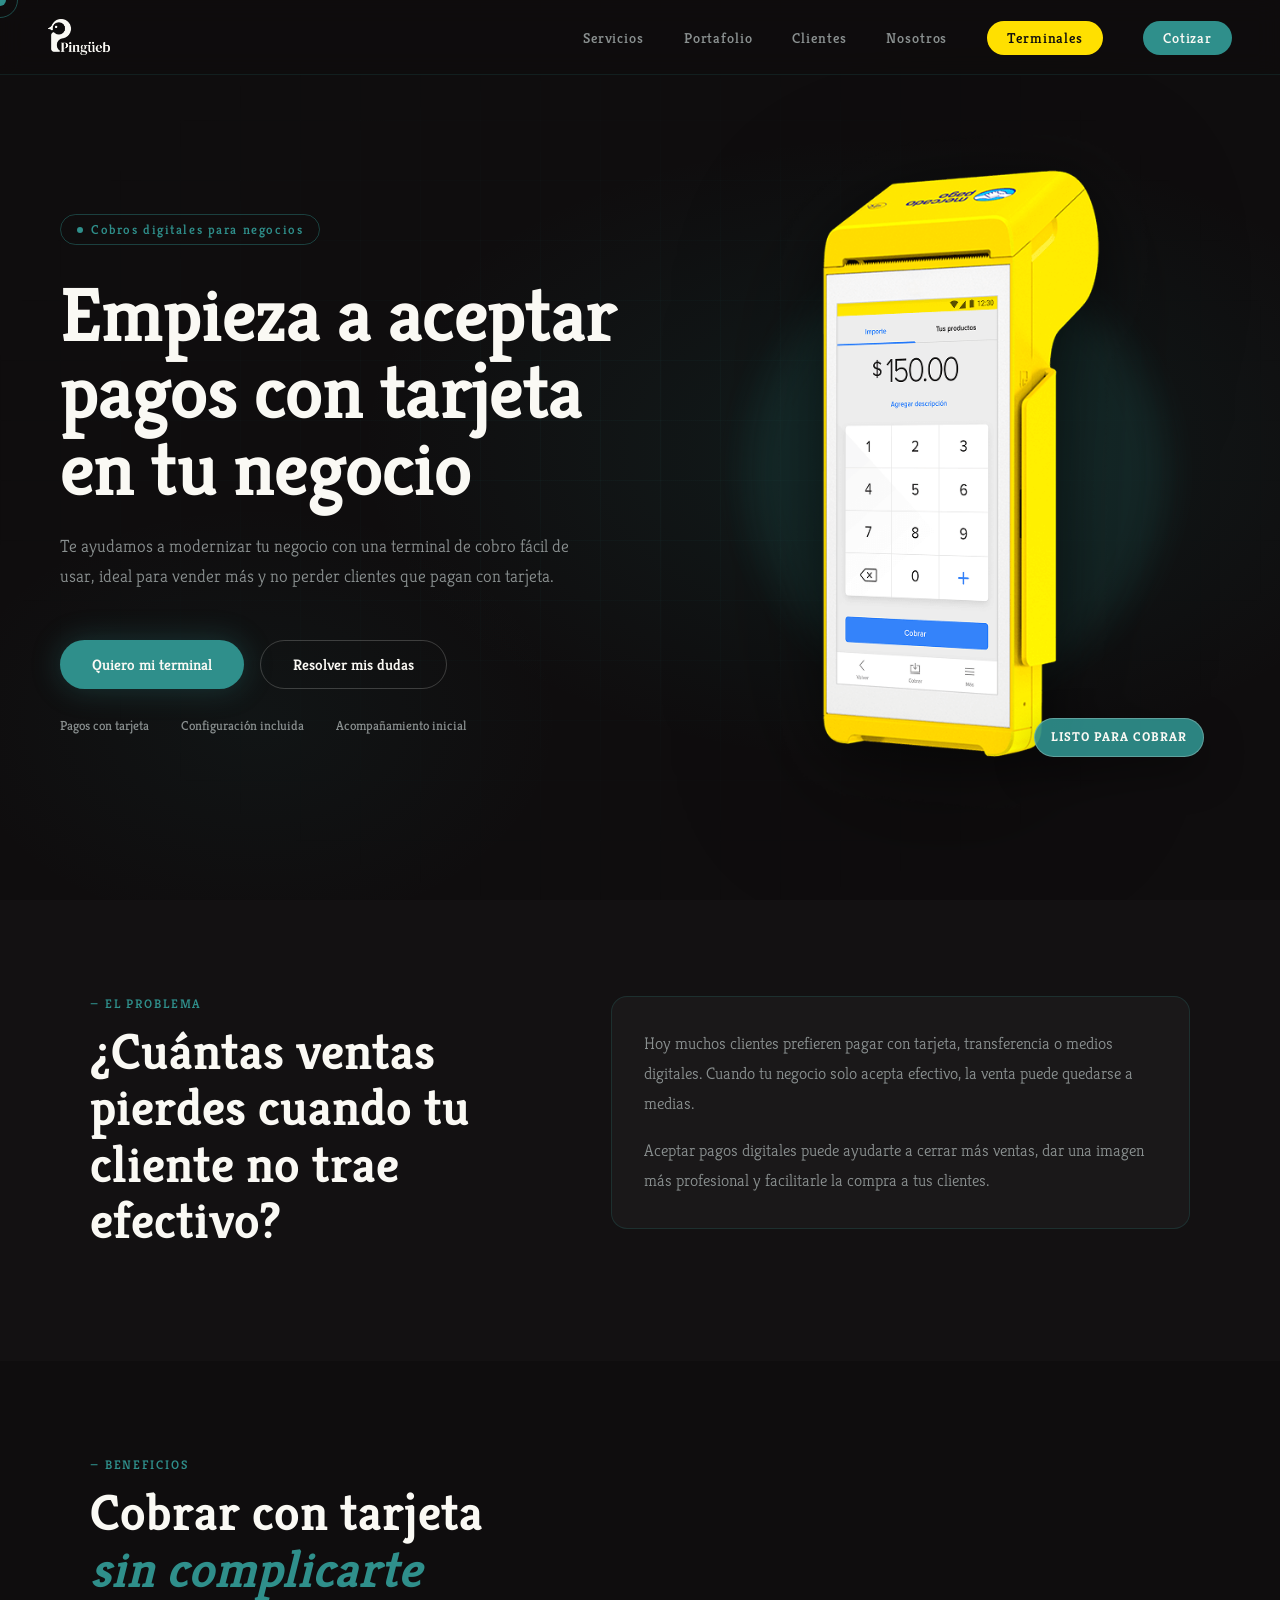
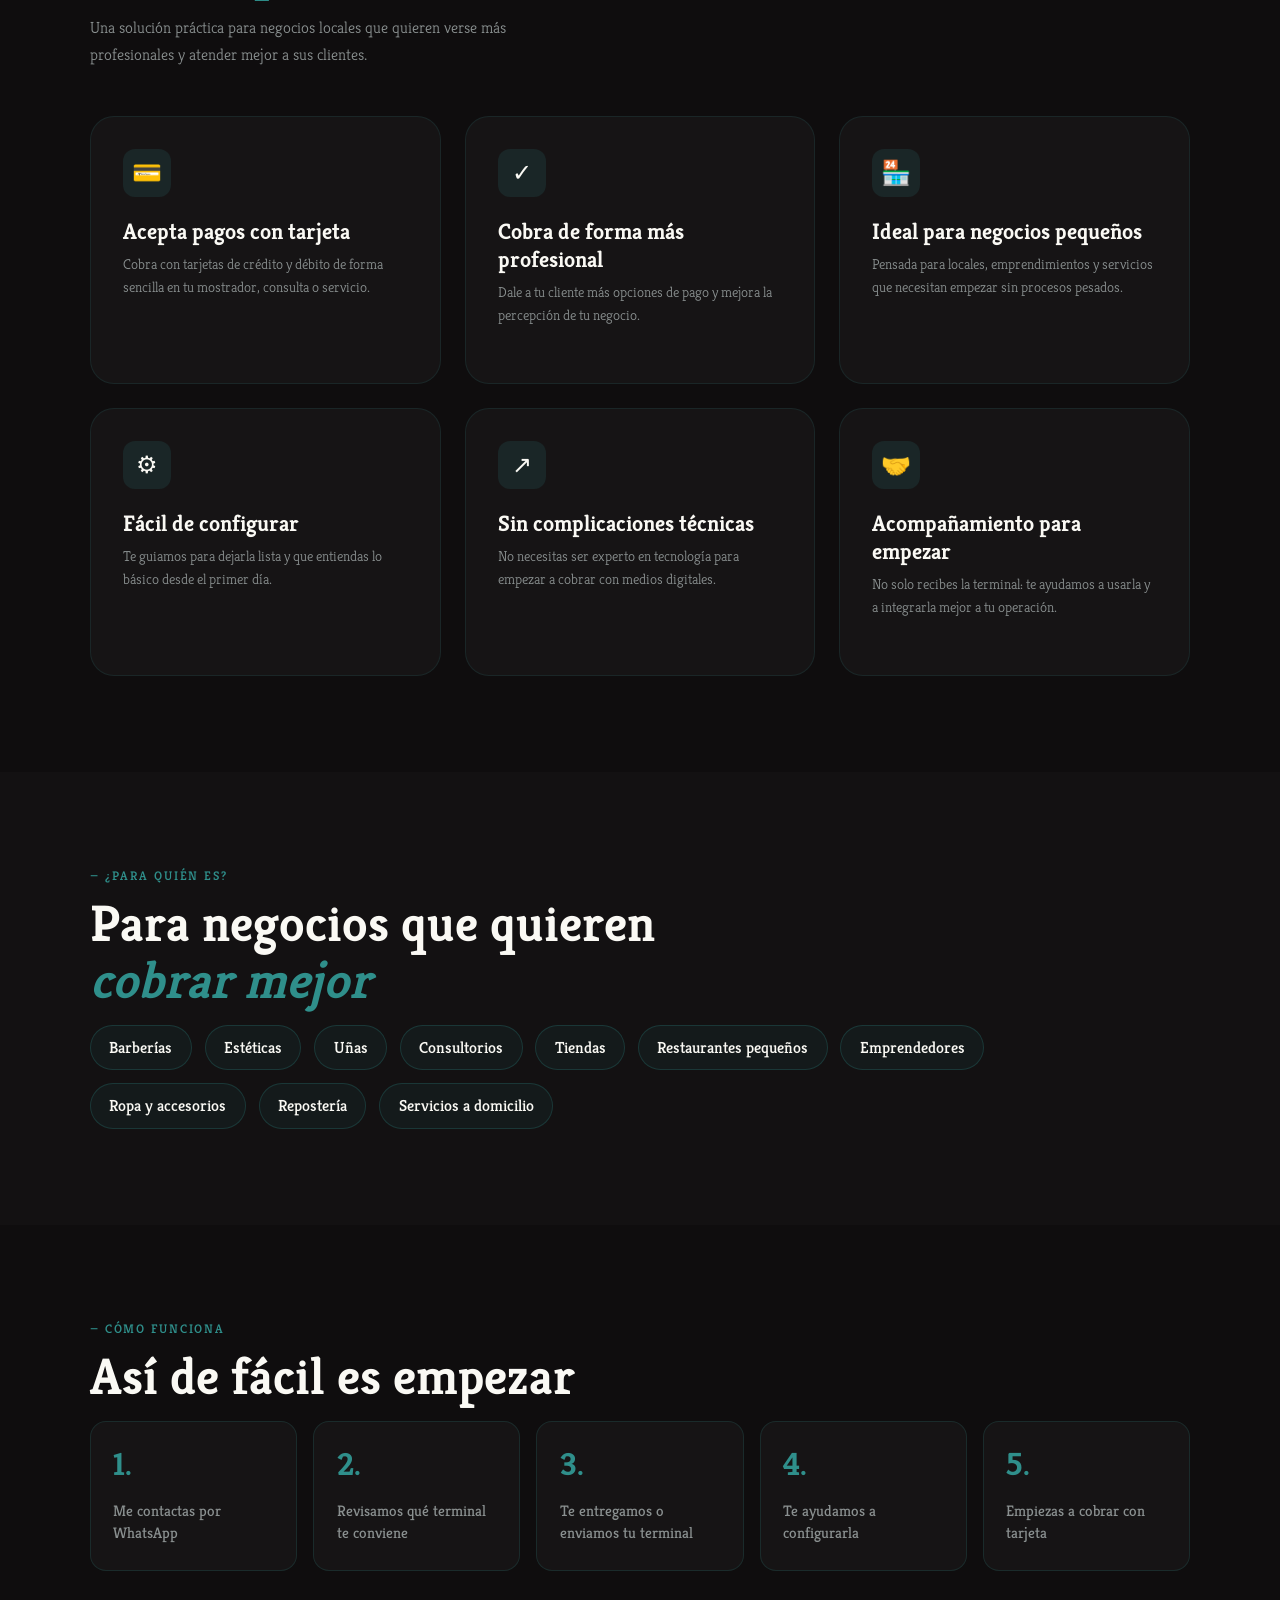
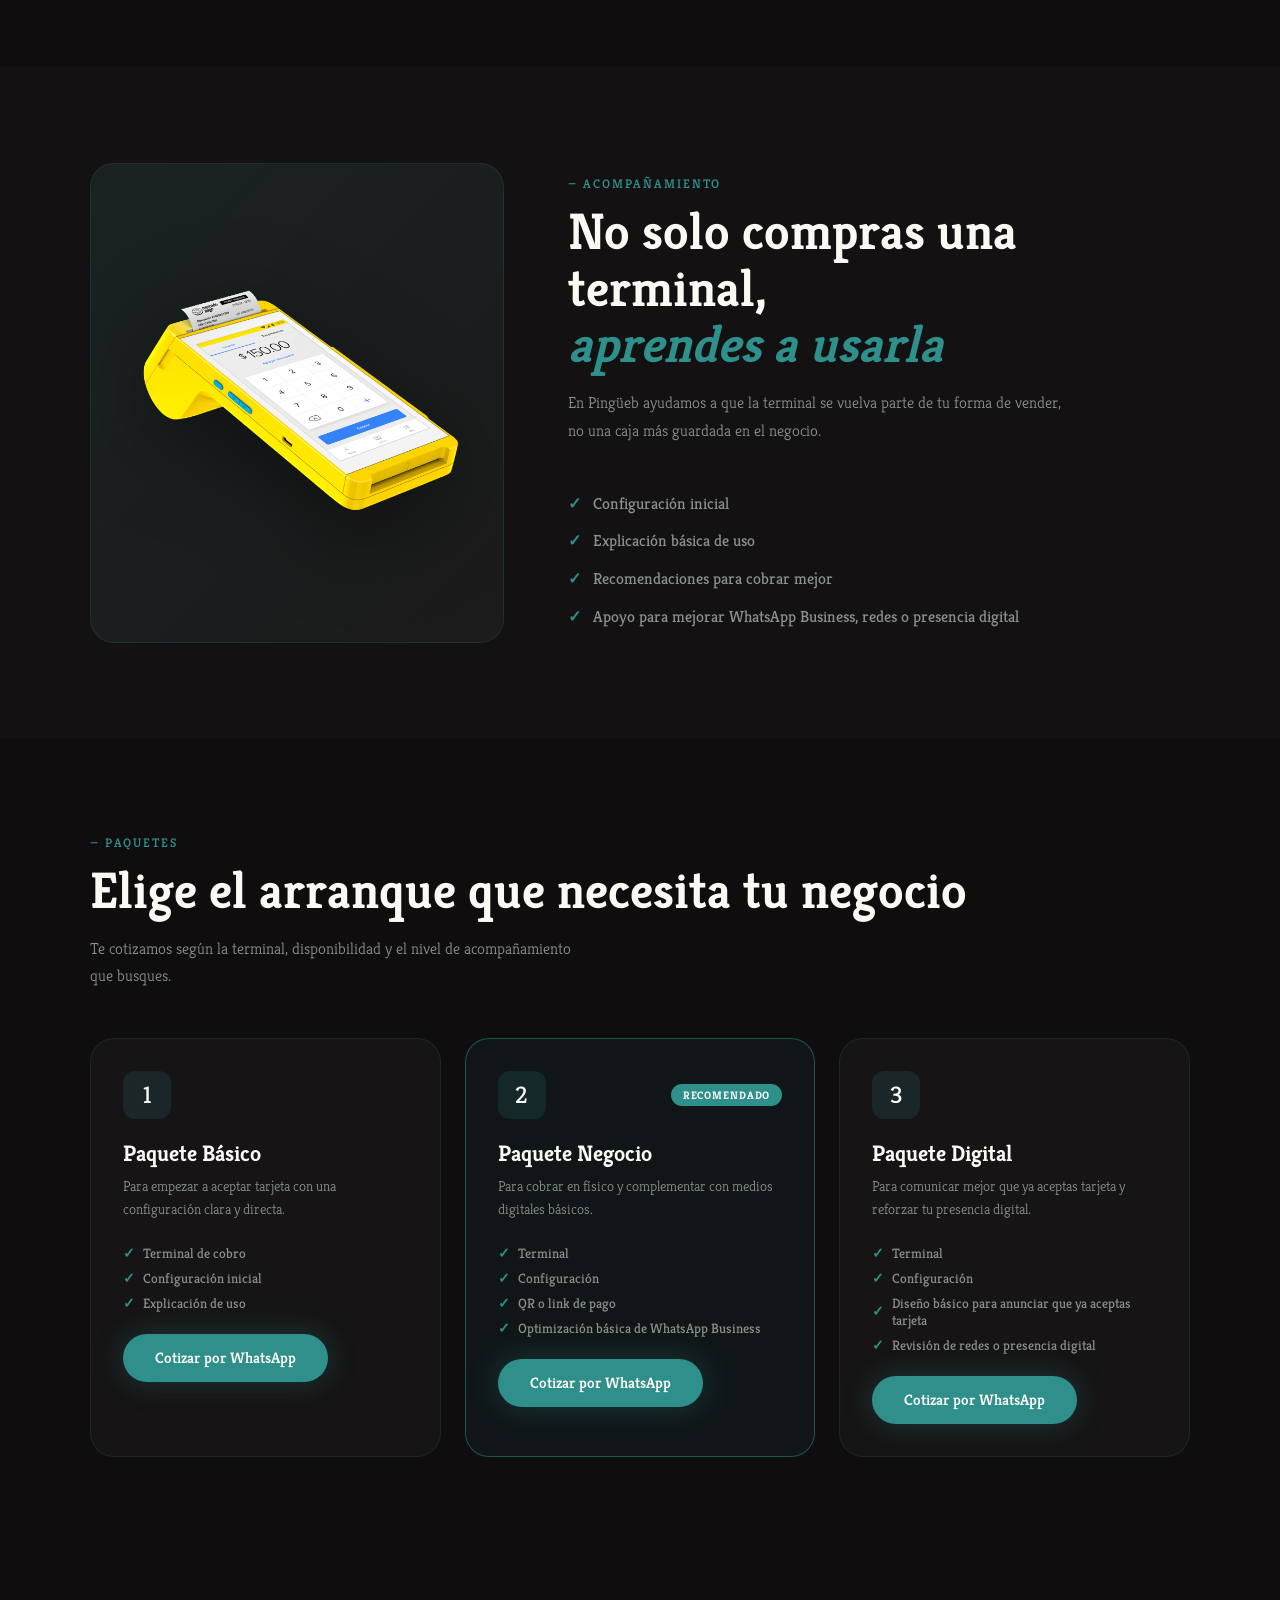
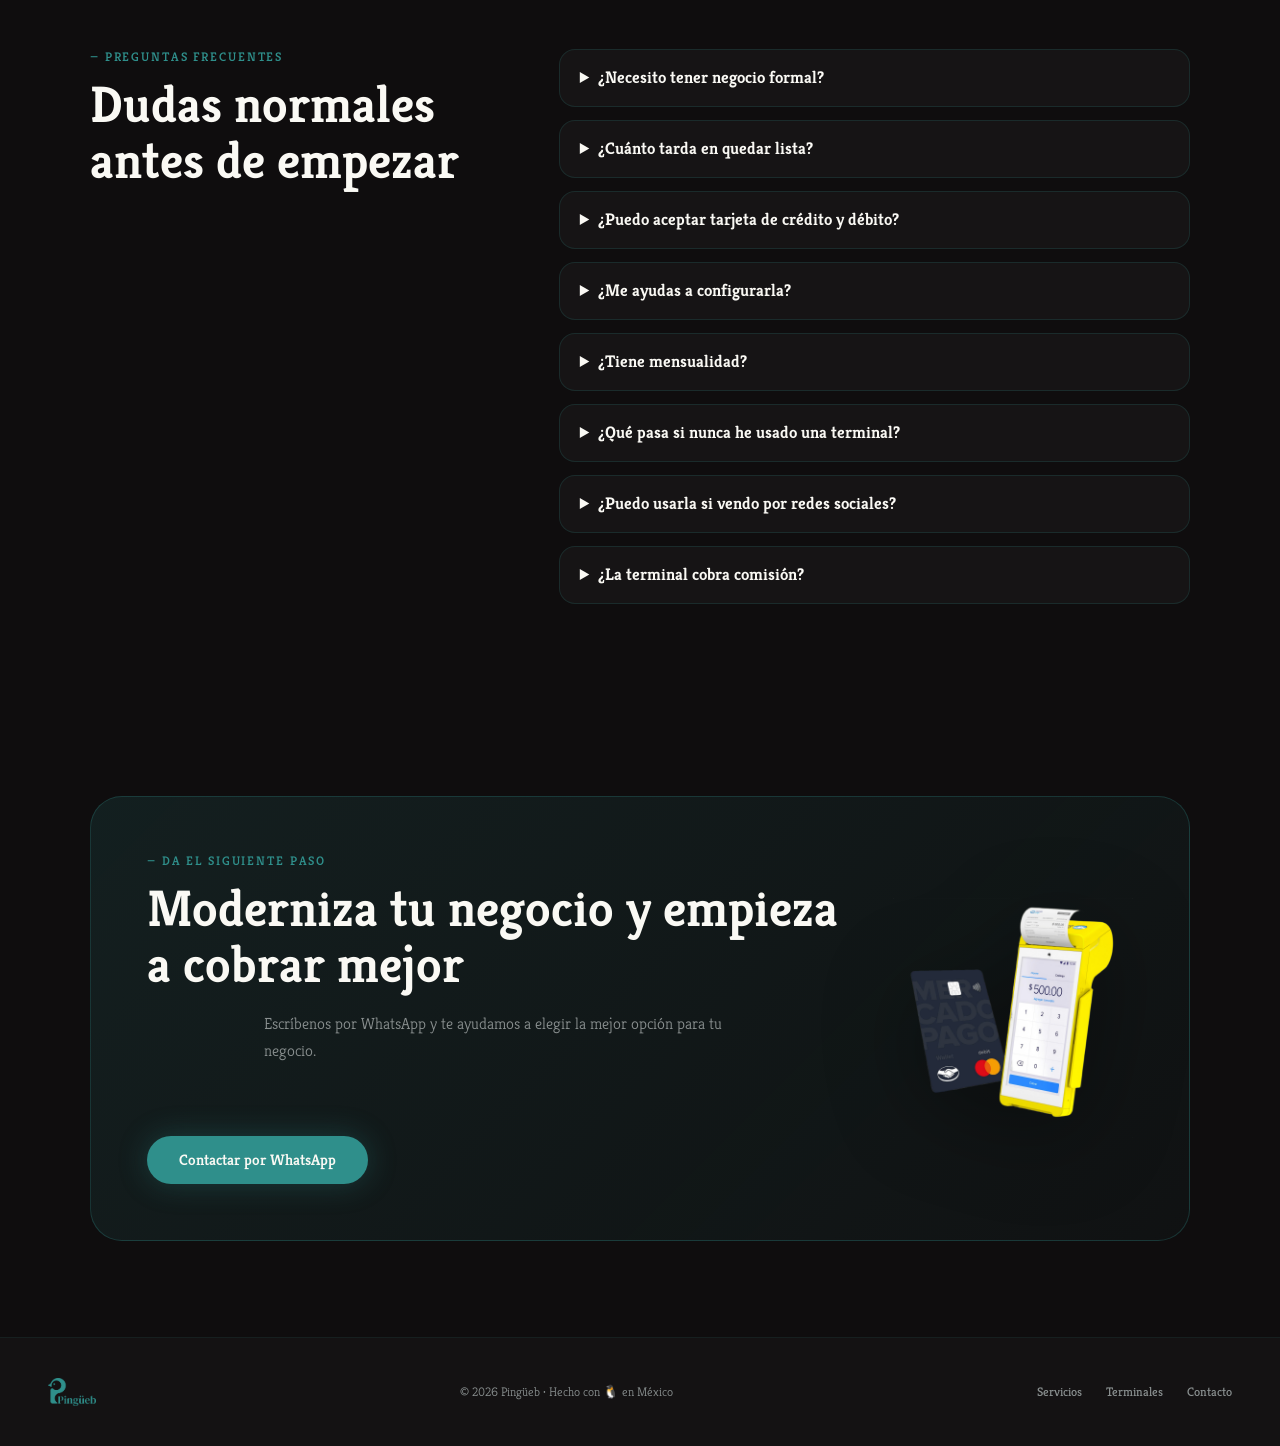
<file: terminales/index.html>
<!DOCTYPE html>
<html lang="es">
<head>
  <meta charset="UTF-8" />
  <meta name="viewport" content="width=device-width, initial-scale=1.0" />
  <meta name="description" content="Terminales de cobro para negocios pequeños en México. Pingüeb te ayuda a elegir, configurar y empezar a aceptar pagos con tarjeta de forma profesional." />
  <title>Terminales de cobro para negocios | Pingüeb</title>
  <link rel="icon" type="image/x-icon" href="../images/favicon.ico" />
  <link rel="shortcut icon" type="image/x-icon" href="../images/favicon.ico" />
  <link rel="stylesheet" href="../css/main.css" />
</head>
<body class="terminales-page">

  <div id="cursor"></div>
  <div id="cursor-ring"></div>

  <nav id="navbar">
    <a href="../index.html#hero" class="nav-logo">
      <img src="../images/logotipo_blanco.png" alt="Pingüeb logo" />
    </a>
    <ul class="nav-links">
      <li><a href="../index.html#servicios">Servicios</a></li>
      <li><a href="../index.html#portafolio">Portafolio</a></li>
      <li><a href="../index.html#testimonios">Clientes</a></li>
      <li><a href="../index.html#sobre-mi">Nosotros</a></li>
      <li><a href="./" class="nav-terminal">Terminales</a></li>
      <li><a href="#contacto-terminales" class="nav-cta">Cotizar</a></li>
    </ul>

    <button class="nav-hamburger" id="nav-hamburger" aria-label="Abrir menú">
      <span></span>
      <span></span>
      <span></span>
    </button>
  </nav>

  <div class="mobile-menu" id="mobile-menu">
    <ul>
      <li><a href="../index.html#servicios">Servicios</a></li>
      <li><a href="../index.html#portafolio">Portafolio</a></li>
      <li><a href="../index.html#testimonios">Clientes</a></li>
      <li><a href="../index.html#sobre-mi">Nosotros</a></li>
      <li><a href="./" class="nav-terminal">Terminales</a></li>
      <li><a href="#contacto-terminales" class="nav-cta">Cotizar</a></li>
    </ul>
  </div>

  <main>
    <section class="terminal-hero" id="inicio">
      <div class="hero-bg"></div>
      <div class="hero-grid"></div>
      <div class="terminal-hero-inner">
        <div class="terminal-hero-copy">
          <div class="hero-tag">
            <span class="dot"></span>
            Cobros digitales para negocios
          </div>
          <h1 class="hero-title">
            Empieza a aceptar pagos con tarjeta en tu negocio
          </h1>
          <p class="hero-subtitle">
            Te ayudamos a modernizar tu negocio con una terminal de cobro fácil de usar,
            ideal para vender más y no perder clientes que pagan con tarjeta.
          </p>
          <div class="hero-actions">
            <a href="https://wa.me/524438741380?text=Hola%2C%20quiero%20informaci%C3%B3n%20sobre%20las%20terminales%20de%20cobro%20para%20mi%20negocio." class="btn-primary" target="_blank" rel="noopener noreferrer">
              Quiero mi terminal
            </a>
            <a href="#faq" class="btn-secondary">Resolver mis dudas</a>
          </div>
          <div class="hero-benefits">
            <span>Pagos con tarjeta</span>
            <span>Configuración incluida</span>
            <span>Acompañamiento inicial</span>
          </div>
        </div>

        <div class="terminal-hero-visual reveal">
          <img src="../images/terminal/terminal2.png" alt="Terminal Mercado Pago Point amarilla" />
          <div class="terminal-visual-badge">Listo para cobrar</div>
        </div>
      </div>
    </section>

    <section class="terminal-problem">
      <div class="section-inner terminal-split">
        <div>
          <span class="section-tag reveal">— El problema</span>
          <h2 class="section-title reveal">
            ¿Cuántas ventas pierdes cuando tu cliente no trae efectivo?
          </h2>
        </div>
        <div class="terminal-copy-block reveal">
          <p>
            Hoy muchos clientes prefieren pagar con tarjeta, transferencia o medios digitales.
            Cuando tu negocio solo acepta efectivo, la venta puede quedarse a medias.
          </p>
          <p>
            Aceptar pagos digitales puede ayudarte a cerrar más ventas, dar una imagen más
            profesional y facilitarle la compra a tus clientes.
          </p>
        </div>
      </div>
    </section>

    <section id="beneficios">
      <div class="section-inner">
        <span class="section-tag reveal">— Beneficios</span>
        <h2 class="section-title reveal">
          Cobrar con tarjeta<br />
          <em style="font-style:italic; color:var(--turquesa)">sin complicarte</em>
        </h2>
        <p class="section-sub reveal">
          Una solución práctica para negocios locales que quieren verse más profesionales
          y atender mejor a sus clientes.
        </p>

        <div class="terminal-card-grid">
          <article class="service-card reveal">
            <div class="service-icon">💳</div>
            <h3 class="service-name">Acepta pagos con tarjeta</h3>
            <p class="service-desc">Cobra con tarjetas de crédito y débito de forma sencilla en tu mostrador, consulta o servicio.</p>
          </article>
          <article class="service-card reveal">
            <div class="service-icon">✓</div>
            <h3 class="service-name">Cobra de forma más profesional</h3>
            <p class="service-desc">Dale a tu cliente más opciones de pago y mejora la percepción de tu negocio.</p>
          </article>
          <article class="service-card reveal">
            <div class="service-icon">🏪</div>
            <h3 class="service-name">Ideal para negocios pequeños</h3>
            <p class="service-desc">Pensada para locales, emprendimientos y servicios que necesitan empezar sin procesos pesados.</p>
          </article>
          <article class="service-card reveal">
            <div class="service-icon">⚙</div>
            <h3 class="service-name">Fácil de configurar</h3>
            <p class="service-desc">Te guiamos para dejarla lista y que entiendas lo básico desde el primer día.</p>
          </article>
          <article class="service-card reveal">
            <div class="service-icon">↗</div>
            <h3 class="service-name">Sin complicaciones técnicas</h3>
            <p class="service-desc">No necesitas ser experto en tecnología para empezar a cobrar con medios digitales.</p>
          </article>
          <article class="service-card reveal">
            <div class="service-icon">🤝</div>
            <h3 class="service-name">Acompañamiento para empezar</h3>
            <p class="service-desc">No solo recibes la terminal: te ayudamos a usarla y a integrarla mejor a tu operación.</p>
          </article>
        </div>
      </div>
    </section>

    <section class="terminal-audience">
      <div class="section-inner">
        <span class="section-tag reveal">— ¿Para quién es?</span>
        <h2 class="section-title reveal">
          Para negocios que quieren<br />
          <em style="font-style:italic; color:var(--turquesa)">cobrar mejor</em>
        </h2>
        <div class="terminal-pill-grid reveal">
          <span>Barberías</span>
          <span>Estéticas</span>
          <span>Uñas</span>
          <span>Consultorios</span>
          <span>Tiendas</span>
          <span>Restaurantes pequeños</span>
          <span>Emprendedores</span>
          <span>Ropa y accesorios</span>
          <span>Repostería</span>
          <span>Servicios a domicilio</span>
        </div>
      </div>
    </section>

    <section id="como-funciona">
      <div class="section-inner">
        <span class="section-tag reveal">— Cómo funciona</span>
        <h2 class="section-title reveal">Así de fácil es empezar</h2>

        <div class="terminal-steps">
          <div class="terminal-step reveal"><strong>1.</strong><span>Me contactas por WhatsApp</span></div>
          <div class="terminal-step reveal"><strong>2.</strong><span>Revisamos qué terminal te conviene</span></div>
          <div class="terminal-step reveal"><strong>3.</strong><span>Te entregamos o enviamos tu terminal</span></div>
          <div class="terminal-step reveal"><strong>4.</strong><span>Te ayudamos a configurarla</span></div>
          <div class="terminal-step reveal"><strong>5.</strong><span>Empiezas a cobrar con tarjeta</span></div>
        </div>
      </div>
    </section>

    <section class="terminal-support">
      <div class="section-inner terminal-support-grid">
        <div class="terminal-support-image reveal">
          <img src="../images/terminal/terminal3.png" alt="Terminal de cobro con ticket" />
        </div>
        <div class="terminal-support-copy">
          <span class="section-tag reveal">— Acompañamiento</span>
          <h2 class="section-title reveal">
            No solo compras una terminal,<br />
            <em style="font-style:italic; color:var(--turquesa)">aprendes a usarla</em>
          </h2>
          <p class="section-sub reveal">
            En Pingüeb ayudamos a que la terminal se vuelva parte de tu forma de vender,
            no una caja más guardada en el negocio.
          </p>
          <ul class="terminal-check-list reveal">
            <li>Configuración inicial</li>
            <li>Explicación básica de uso</li>
            <li>Recomendaciones para cobrar mejor</li>
            <li>Apoyo para mejorar WhatsApp Business, redes o presencia digital</li>
          </ul>
        </div>
      </div>
    </section>

    <section id="paquetes">
      <div class="section-inner">
        <span class="section-tag reveal">— Paquetes</span>
        <h2 class="section-title reveal">Elige el arranque que necesita tu negocio</h2>
        <p class="section-sub reveal">
          Te cotizamos según la terminal, disponibilidad y el nivel de acompañamiento que busques.
        </p>

        <div class="services-grid terminal-packages">
          <article class="service-card reveal">
            <div class="service-icon">1</div>
            <h3 class="service-name">Paquete Básico</h3>
            <p class="service-desc">Para empezar a aceptar tarjeta con una configuración clara y directa.</p>
            <ul class="service-includes">
              <li>Terminal de cobro</li>
              <li>Configuración inicial</li>
              <li>Explicación de uso</li>
            </ul>
            <a href="https://wa.me/524438741380?text=Hola%2C%20quiero%20informaci%C3%B3n%20sobre%20las%20terminales%20de%20cobro%20para%20mi%20negocio." class="btn-primary terminal-package-btn" target="_blank" rel="noopener noreferrer">Cotizar por WhatsApp</a>
          </article>

          <article class="service-card featured reveal">
            <div class="service-card-header">
              <div class="service-icon">2</div>
              <div class="service-badge">Recomendado</div>
            </div>
            <h3 class="service-name">Paquete Negocio</h3>
            <p class="service-desc">Para cobrar en físico y complementar con medios digitales básicos.</p>
            <ul class="service-includes">
              <li>Terminal</li>
              <li>Configuración</li>
              <li>QR o link de pago</li>
              <li>Optimización básica de WhatsApp Business</li>
            </ul>
            <a href="https://wa.me/524438741380?text=Hola%2C%20quiero%20informaci%C3%B3n%20sobre%20las%20terminales%20de%20cobro%20para%20mi%20negocio." class="btn-primary terminal-package-btn" target="_blank" rel="noopener noreferrer">Cotizar por WhatsApp</a>
          </article>

          <article class="service-card reveal">
            <div class="service-icon">3</div>
            <h3 class="service-name">Paquete Digital</h3>
            <p class="service-desc">Para comunicar mejor que ya aceptas tarjeta y reforzar tu presencia digital.</p>
            <ul class="service-includes">
              <li>Terminal</li>
              <li>Configuración</li>
              <li>Diseño básico para anunciar que ya aceptas tarjeta</li>
              <li>Revisión de redes o presencia digital</li>
            </ul>
            <a href="https://wa.me/524438741380?text=Hola%2C%20quiero%20informaci%C3%B3n%20sobre%20las%20terminales%20de%20cobro%20para%20mi%20negocio." class="btn-primary terminal-package-btn" target="_blank" rel="noopener noreferrer">Cotizar por WhatsApp</a>
          </article>
        </div>
      </div>
    </section>

    <section id="faq">
      <div class="section-inner terminal-faq-wrap">
        <div>
          <span class="section-tag reveal">— Preguntas frecuentes</span>
          <h2 class="section-title reveal">Dudas normales antes de empezar</h2>
        </div>

        <div class="terminal-faq-list reveal">
          <details>
            <summary>¿Necesito tener negocio formal?</summary>
            <p>No necesariamente. Revisamos tu caso y te orientamos sobre la opción más práctica para empezar a cobrar.</p>
          </details>
          <details>
            <summary>¿Cuánto tarda en quedar lista?</summary>
            <p>Depende de la disponibilidad y entrega, pero la configuración inicial suele ser rápida una vez que tienes la terminal.</p>
          </details>
          <details>
            <summary>¿Puedo aceptar tarjeta de crédito y débito?</summary>
            <p>Sí, estas terminales aceptan todos las tarjetas de crédito, débito y vales de despensa</p>
          </details>
          <details>
            <summary>¿Me ayudas a configurarla?</summary>
            <p>Sí. Ese es parte del valor de Pingüeb: te acompañamos para dejarla lista y entender cómo usarla.</p>
          </details>
          <details>
            <summary>¿Tiene mensualidad?</summary>
            <p>No, es un pago único de $399.00</p>
          </details>
          <details>
            <summary>¿Qué pasa si nunca he usado una terminal?</summary>
            <p>No hay problema. Te damos una explicación básica para cobrar, revisar pagos y usarla con confianza.</p>
          </details>
          <details>
            <summary>¿Puedo usarla si vendo por redes sociales?</summary>
            <p>Sí. También podemos ayudarte con QR, link de pago y mejoras básicas para tu WhatsApp Business o redes.</p>
          </details>
          <details>
            <summary>¿La terminal cobra comisión?</summary>
            <p>Sí. La comisión es del 3.5% + IVA por cada transacción, que es lo que cobra el proveedor de la terminal.</p>
          </details>
        </div>
      </div>
    </section>

    <section id="contacto-terminales">
      <div class="section-inner">
        <div class="terminal-final-cta reveal">
          <div>
            <span class="section-tag">— Da el siguiente paso</span>
            <h2 class="section-title">
              Moderniza tu negocio y empieza a cobrar mejor
            </h2>
            <p class="contact-sub">
              Escríbenos por WhatsApp y te ayudamos a elegir la mejor opción para tu negocio.
            </p>
          </div>
          <div class="terminal-final-image">
            <img src="../images/terminal/terminal1.png" alt="Terminal de cobro Mercado Pago Point con tarjeta" />
          </div>
          <a href="https://wa.me/524438741380?text=Hola%2C%20quiero%20informaci%C3%B3n%20sobre%20las%20terminales%20de%20cobro%20para%20mi%20negocio." class="btn-primary" target="_blank" rel="noopener noreferrer">
            Contactar por WhatsApp
          </a>
        </div>
      </div>
    </section>
  </main>

  <footer>
    <div class="footer-logo">
      <img src="../images/logotipo_turquesa.png" alt="Pingüeb" />
    </div>
    <p class="footer-copy">© 2026 Pingüeb · Hecho con 🐧 en México</p>
    <div class="footer-links">
      <a href="../index.html#servicios">Servicios</a>
      <a href="./">Terminales</a>
      <a href="../index.html#contacto">Contacto</a>
    </div>
  </footer>

  <script src="../js/main.js"></script>
</body>
</html>
</file>
<file: css/main.css>
/* ============================================================
   PINGÜEB — CSS principal
   Este archivo solo importa los demás en orden.
   Para editar estilos, ve al archivo correspondiente.
   ============================================================ */
 
@import url('base.css');
@import url('navbar.css');
@import url('hero.css');
@import url('stats.css');
@import url('servicios.css');
@import url('terminales.css');
@import url('portafolio.css');
@import url('marquee.css');
@import url('testimonios.css');
@import url('sobre-mi.css');
@import url('proceso.css');
@import url('contacto.css');
@import url('footer.css');
@import url('utils.css');
</file>
